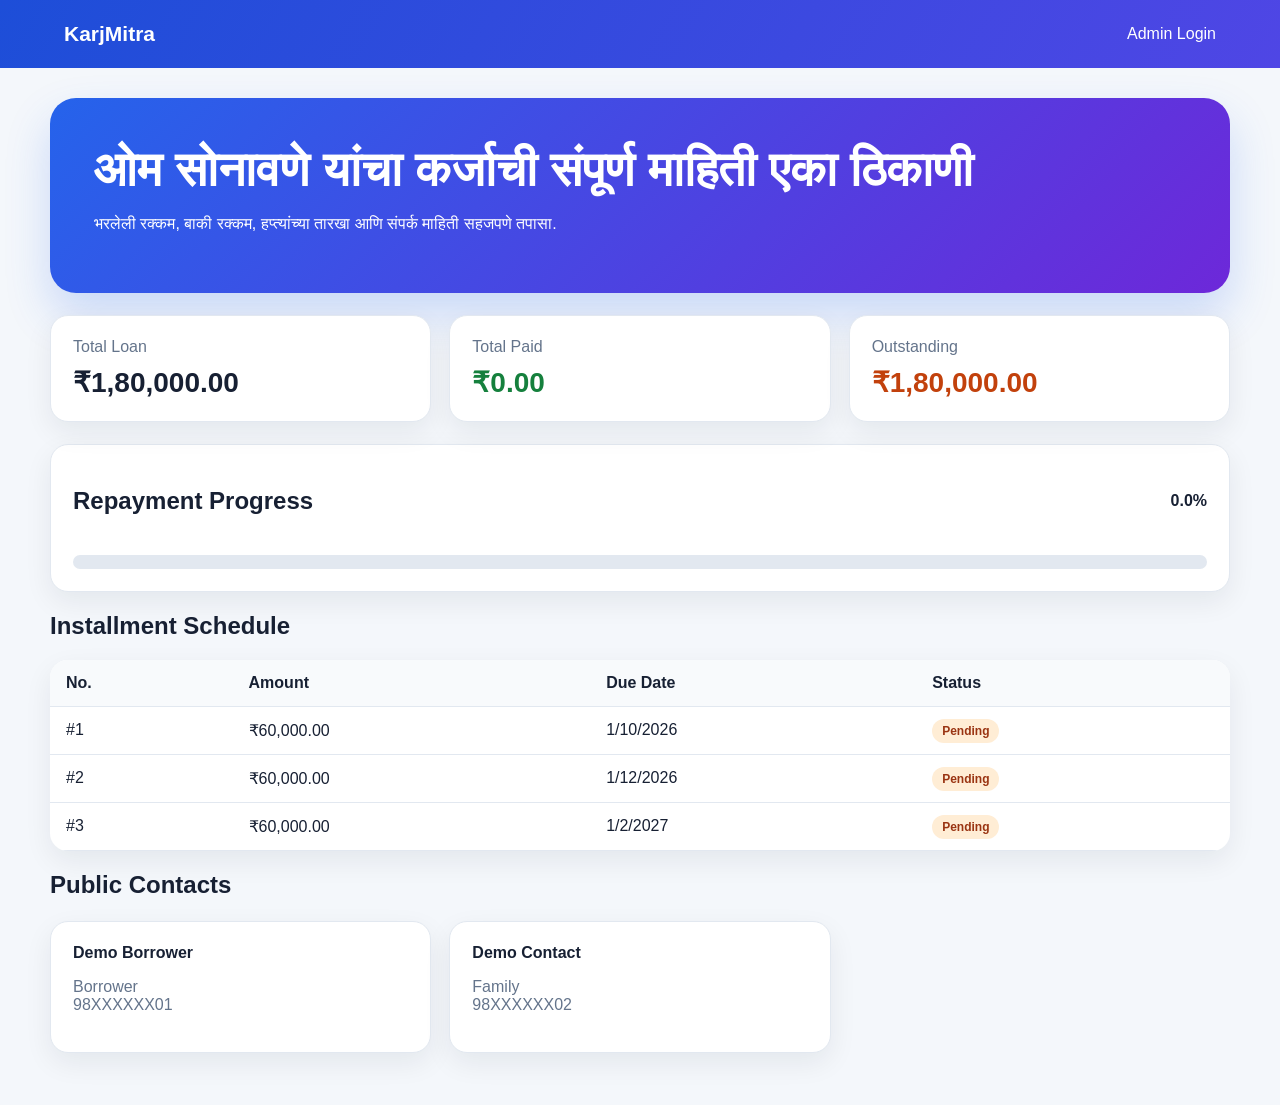
<file: index.html>
<!doctype html><html><head><meta charset=utf-8><meta name=viewport content="width=device-width,initial-scale=1"><title>KarjMitra</title><link rel=stylesheet href=assets/app.css></head><body onload=publicPage()><header class=top><a class=brand href=index.html>KarjMitra</a><a href=login.html>Admin Login</a></header><main class=wrap><section class=hero><h1>ओम सोनावणे यांचा कर्जाची संपूर्ण माहिती एका ठिकाणी</h1><p>भरलेली रक्कम, बाकी रक्कम, हप्त्यांच्या तारखा आणि संपर्क माहिती सहजपणे तपासा.</p></section><section id=stats class=grid></section><section class=card><div class=toolbar><h2>Repayment Progress</h2><b id=pct></b></div><div class=progress><i id=bar></i></div></section><h2>Installment Schedule</h2><div class=tablebox><table><thead><tr><th>No.</th><th>Amount</th><th>Due Date</th><th>Status</th></tr></thead><tbody id=emis></tbody></table></div><h2>Public Contacts</h2><section id=people class=grid></section></main><div class=toast></div><script src=assets/app.js></script></body></html>
</file>
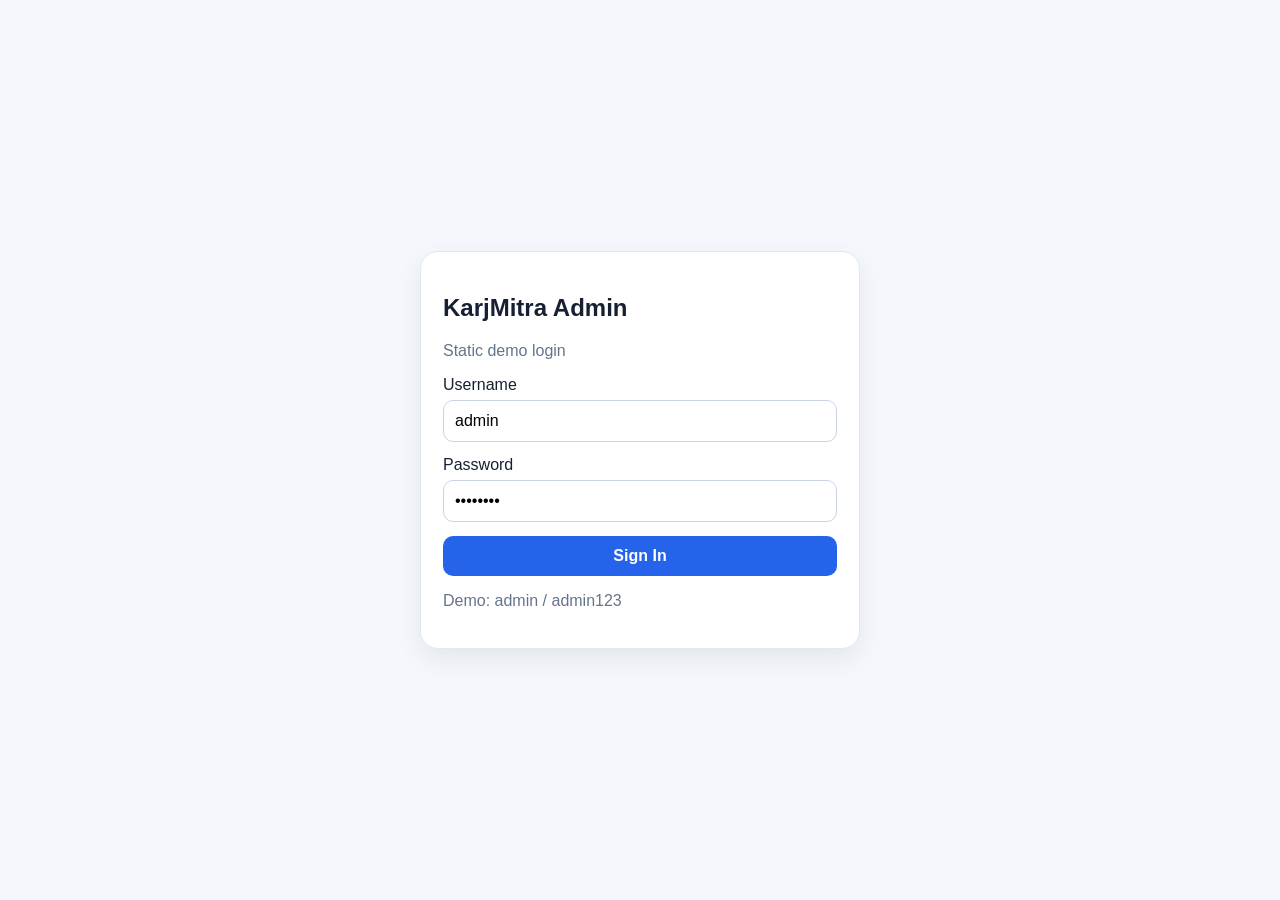
<file: admin.html>
<!doctype html><html><head><meta charset=utf-8><meta name=viewport content="width=device-width,initial-scale=1"><title>Admin</title><link rel=stylesheet href=assets/app.css></head><body onload="if(localStorage.getItem('km_auth')!=='1')location='login.html';else admin()"><div class=shell><aside class=side><div class=brand>KarjMitra</div><a class="link on" data-tab=dashboard onclick="go('dashboard')">Dashboard</a><a class=link data-tab=payments onclick="go('payments')">Payments</a><a class=link data-tab=installments onclick="go('installments')">Installments</a><a class=link data-tab=contacts onclick="go('contacts')">Contacts</a><a class=link href=index.html>Public Dashboard</a><a class=link onclick=logout()>Logout</a></aside><main id=view class=main></main></div><div class=modal onclick="if(event.target===this)this.classList.remove('open')"><div id=dialog class=dialog></div></div><div class=toast></div><script src=assets/app.js></script></body></html>
</file>
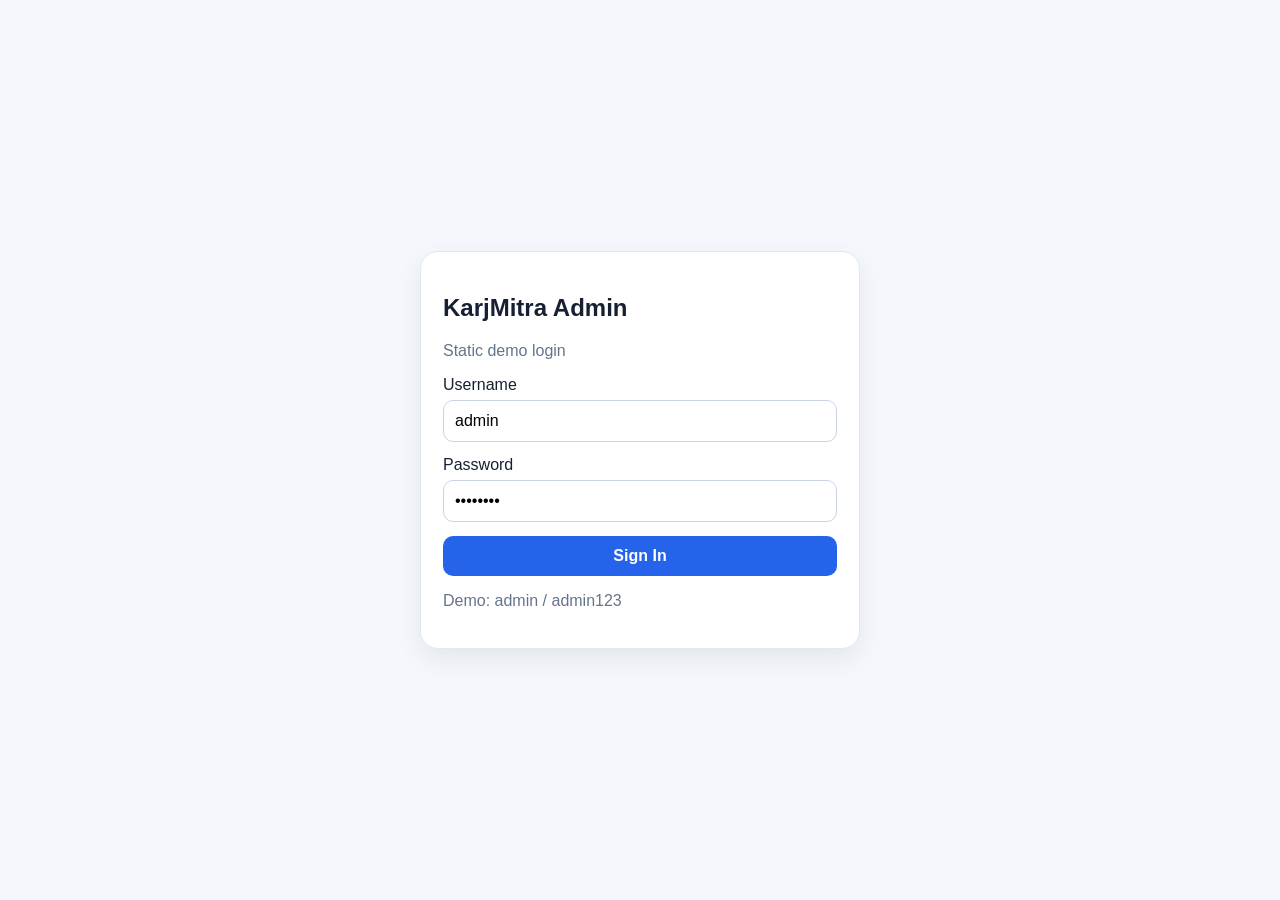
<file: login.html>
<!doctype html><html><head><meta charset=utf-8><meta name=viewport content="width=device-width,initial-scale=1"><title>Login</title><link rel=stylesheet href=assets/app.css></head><body><main class=login><section class=card><h1>KarjMitra Admin</h1><p class=muted>Static demo login</p><form class=form style="grid-template-columns:1fr" onsubmit="event.preventDefault();if(username.value==='admin'&&password.value==='admin123'){localStorage.setItem('km_auth','1');location='admin.html'}else toast('Invalid credentials')"><div class=field><label>Username</label><input id=username value=admin></div><div class=field><label>Password</label><input id=password type=password value=admin123></div><button class=btn>Sign In</button></form><p class=muted>Demo: admin / admin123</p></section></main><div class=toast></div><script src=assets/app.js></script></body></html>
</file>
